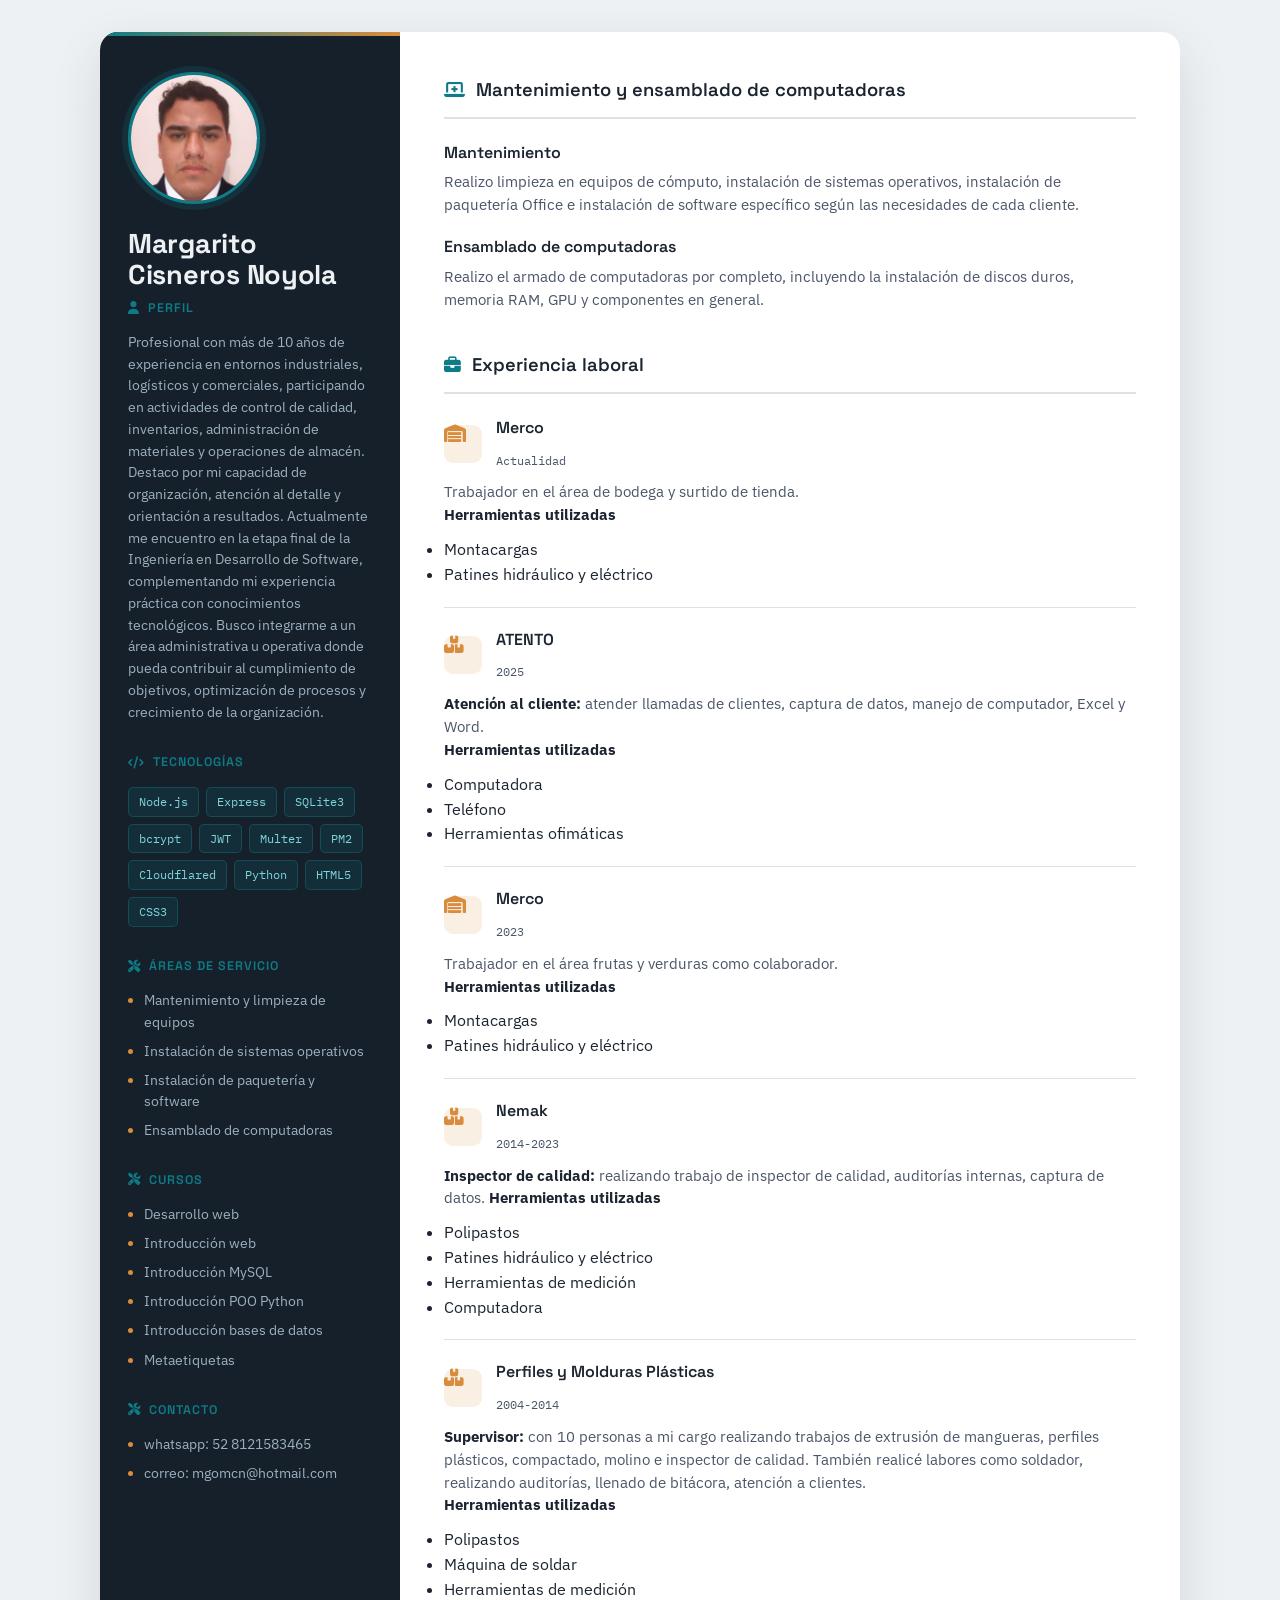
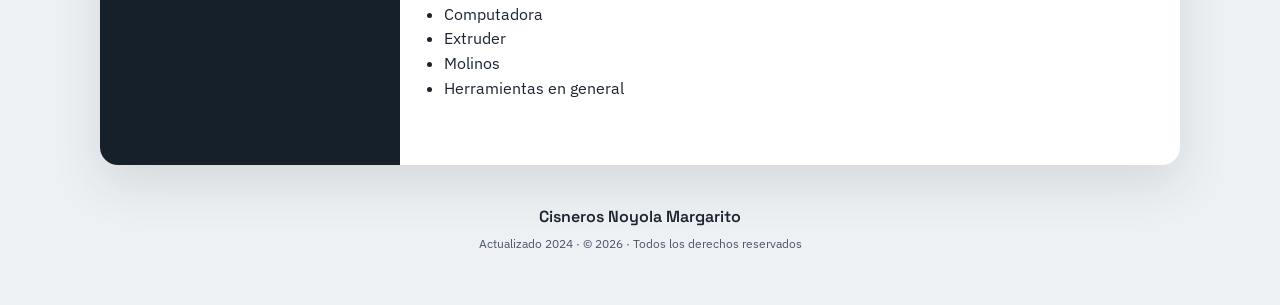
<file: index.html>
<!DOCTYPE html>
<html lang="es">
<head>
<meta charset="UTF-8">
<meta name="viewport" content="width=device-width, initial-scale=1.0">
<title>CV</title>
<link rel="stylesheet" href="styles.css">
<link rel="stylesheet" href="https://cdnjs.cloudflare.com/ajax/libs/font-awesome/6.4.0/css/all.min.css">
<link rel="preconnect" href="https://fonts.googleapis.com">
<link rel="preconnect" href="https://fonts.gstatic.com" crossorigin>
<link href="https://fonts.googleapis.com/css2?family=Space+Grotesk:wght@500;600;700&family=IBM+Plex+Sans:wght@400;500;600&family=IBM+Plex+Mono:wght@400;500&display=swap" rel="stylesheet">
</head>
<body>

  <div class="cv-shell">

    <!-- ===================== SIDEBAR ===================== -->
    <aside class="sidebar">

      <div class="photo-frame">
        <!-- Reemplaza "foto.jpg" por el nombre de tu archivo de foto -->
        <img src="photo.png" alt="Foto de perfil de Margarito Cisneros Noyola" class="profile-photo">
      </div>

      <h1 class="name">Margarito<br>Cisneros&nbsp;Noyola</h1>
      <div class="sidebar-block">
        <h2 class="sidebar-heading"><i class="fa-solid fa-user"></i> Perfil</h2>
        <p class="about-text">
          Profesional con más de 10 años de experiencia en entornos industriales, 
          logísticos y comerciales, participando en actividades de control de calidad, 
          inventarios, administración de materiales y operaciones de almacén. Destaco por mi capacidad de organización, 
          atención al detalle y orientación a resultados. Actualmente me encuentro en la etapa 
          final de la Ingeniería en Desarrollo de Software, complementando mi experiencia práctica
           con conocimientos tecnológicos. Busco integrarme a un área administrativa u operativa donde
            pueda contribuir al cumplimiento de objetivos, optimización de procesos y crecimiento de la organización.
        </p>
      </div>

      <div class="sidebar-block">
        <h2 class="sidebar-heading"><i class="fa-solid fa-code"></i> Tecnologías</h2>
        <ul class="tech-tags">
          <li>Node.js</li>
          <li>Express</li>
          <li>SQLite3</li>
          <li>bcrypt</li>
          <li>JWT</li>
          <li>Multer</li>
          <li>PM2</li>
          <li>Cloudflared</li>
          <li>Python</li>
          <li>HTML5</li>
          <li>CSS3</li>
        </ul>
      </div>

      <div class="sidebar-block">
        <h2 class="sidebar-heading"><i class="fa-solid fa-screwdriver-wrench"></i> Áreas de servicio</h2>
        <ul class="plain-list">
          <li>Mantenimiento y limpieza de equipos</li>
          <li>Instalación de sistemas operativos</li>
          <li>Instalación de paquetería y software</li>
          <li>Ensamblado de computadoras</li>
        </ul>
      </div>

      <div class="sidebar-block">
        <h2 class="sidebar-heading"><i class="fa-solid fa-screwdriver-wrench"></i>Cursos</h2>
        <ul class="plain-list">
          <li>Desarrollo web</li>
          <li>Introducción web</li>
          <li>Introducción MySQL</li>
          <li>Introducción POO Python</li>
          <li>Introducción bases de datos</li>
          <li>Metaetiquetas</li>
        </ul>
      </div>

      <div class="sidebar-block">
        <h2 class="sidebar-heading"><i class="fa-solid fa-screwdriver-wrench"></i>Contacto</h2>
        <ul class="plain-list">
          <li>whatsapp: 52 8121583465</li>
          <li>correo: mgomcn@hotmail.com</li>
        </ul>
      </div>

    </aside>

    <!-- ===================== CONTENIDO PRINCIPAL ===================== -->
    <main class="main-content">

      <!-- ---------- SERVICIO TÉCNICO ---------- -->
      <section class="section">
        <h2 class="section-title">
          <i class="fa-solid fa-laptop-medical"></i>
          Mantenimiento y ensamblado de computadoras
        </h2>

        <div class="entry">
          <h3 class="entry-title">Mantenimiento</h3>
          <p class="entry-text">
            Realizo limpieza en equipos de cómputo, instalación de sistemas operativos,
            instalación de paquetería Office e instalación de software específico según
            las necesidades de cada cliente.
          </p>
        </div>

        <div class="entry">
          <h3 class="entry-title">Ensamblado de computadoras</h3>
          <p class="entry-text">
            Realizo el armado de computadoras por completo, incluyendo la instalación
            de discos duros, memoria RAM, GPU y componentes en general.
          </p>
        </div>
      </section>
      <section class="section">
        <h2 class="section-title">
          <i class="fa-solid fa-briefcase"></i>
          Experiencia laboral
        </h2>

        <div class="job-entry">
          <div class="job-head">
            <i class="fa-solid fa-warehouse job-icon"></i>
            <div>
              <h3 class="entry-title">Merco</h3>
              <span class="job-date">Actualidad</span>
            </div>
          </div>
          <p class="entry-text">
            Trabajador en el área de bodega y surtido de tienda.<br>
            <strong>Herramientas utilizadas</strong>
                <div>
                    <ul>
                        <li>Montacargas</li>
                        <li>Patines hidráulico y eléctrico</li>
                    </ul>
                </div>
          </p>
        </div>
        <div class="job-entry">
          <div class="job-head">
            <i class="fa-solid fa-boxes-stacked job-icon"></i>
            <div>
              <h3 class="entry-title">ATENTO</h3>
              <span class="job-date">2025</span>
            </div>
          </div>
          <p class="entry-text">
            <strong>Atención al cliente: </strong> 
                    atender llamadas de clientes, captura de datos, manejo de computador, 
                    Excel y Word. <br>
            <strong>Herramientas utilizadas</strong>
                <div>
                    <ul>
                        <li>Computadora</li>
                        <li>Teléfono</li>
                        <li>Herramientas ofimáticas</li>
                    </ul>
                </div>
          </p>
        </div>

        
        <div class="job-entry">
          <div class="job-head">
            <i class="fa-solid fa-warehouse job-icon"></i>
            <div>
              <h3 class="entry-title">Merco</h3>
              <span class="job-date">2023</span>
            </div>
          </div>
          <p class="entry-text">
            Trabajador en el área frutas y verduras como colaborador. <br>
            <strong>Herramientas utilizadas</strong>
                <div>
                    <ul>
                        <li>Montacargas</li>
                        <li>Patines hidráulico y eléctrico</li>
                    </ul>
                </div>
          </p>
        </div>
        
        <div class="job-entry">
          <div class="job-head">
            <i class="fa-solid fa-boxes-stacked job-icon"></i>
            <div>
              <h3 class="entry-title">Nemak</h3>
              <span class="job-date">2014-2023</span>
            </div>
          </div>
          <p class="entry-text">
            <strong>Inspector de calidad:</strong> realizando trabajo de inspector de calidad, 
            auditorías internas, captura de datos.
            <strong>Herramientas utilizadas</strong>
                <div>
                    <ul>
                        <li>Polipastos</li>
                        <li>Patines hidráulico y eléctrico</li>
                        <li>Herramientas de medición</li>
                        <li>Computadora</li>
                    </ul>
                </div>
          </p>
        </div>

        <div class="job-entry">
          <div class="job-head">
            <i class="fa-solid fa-boxes-stacked job-icon"></i>
            <div>
              <h3 class="entry-title">Perfiles y Molduras Plásticas</h3>
              <span class="job-date">2004-2014</span>
            </div>
          </div>
          <p class="entry-text">
            <strong>Supervisor:</strong> con 10 personas a mi cargo realizando trabajos de 
            extrusión de mangueras, perfiles plásticos, compactado, molino e inspector de calidad.
            También realicé labores como soldador, realizando auditorías, llenado de bitácora, atención a clientes. <br>  
            <strong>Herramientas utilizadas</strong>
                <div>
                    <ul>
                        <li>Polipastos</li>
                        <li>Máquina de soldar</li>
                        <li>Herramientas de medición</li>
                        <li>Computadora</li>
                        <li>Extruder</li>
                        <li>Molinos</li>
                        <li>Herramientas en general</li>
                    </ul>
                </div>
          </p>
        </div>

      </section>

    </main>
  </div>

  <footer class="footer">
    <p class="footer-name">Cisneros Noyola Margarito</p>
    <p class="footer-meta">Actualizado 2024 · &copy; 2026 · Todos los derechos reservados</p>
  </footer>

</body>
</html>
</file>
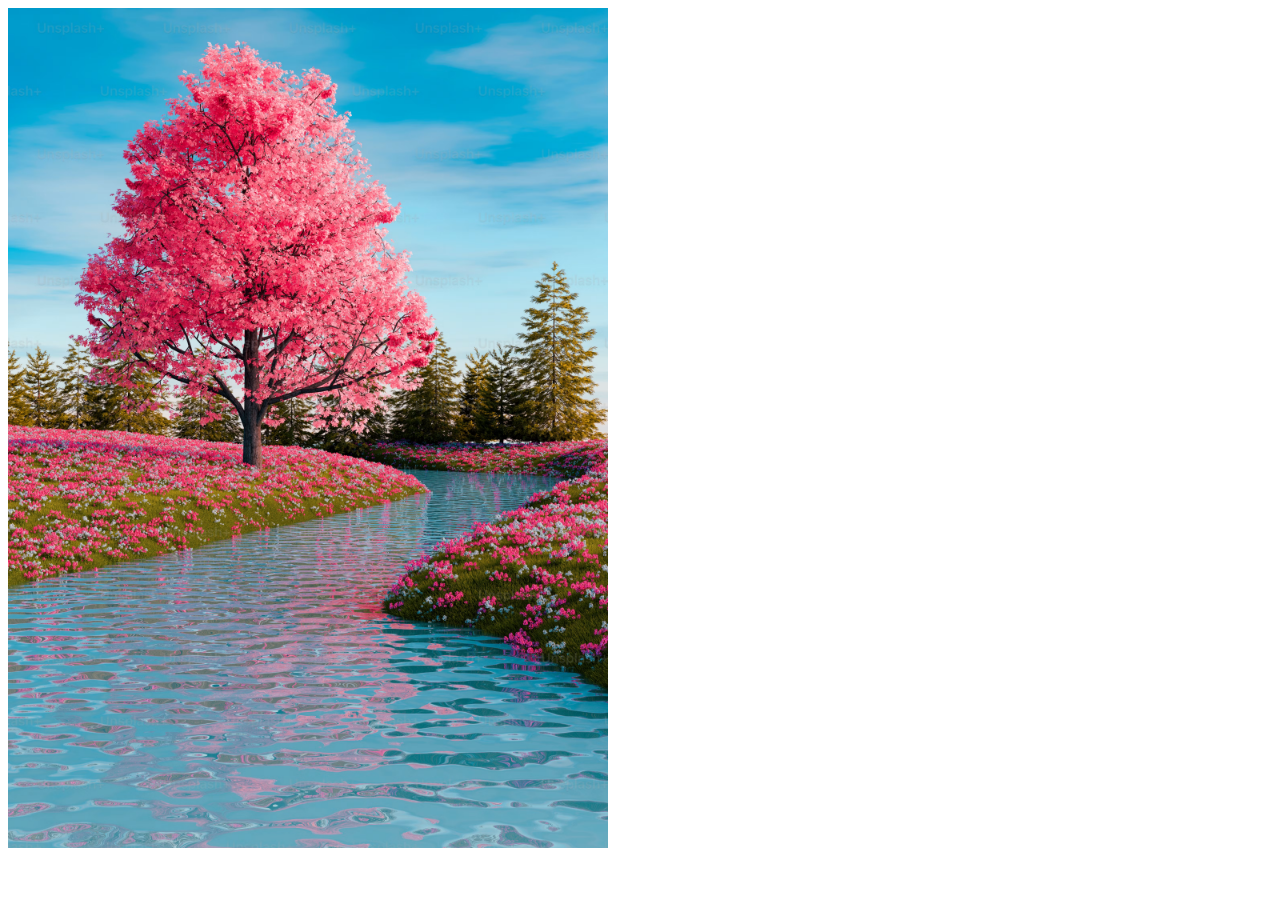
<file: curso.html>
<!DOCTYPE html>
<html lang="es">
<head>
    <meta charset="UTF-8">
    <meta name="viewport" content="width=device-width, initial-scale=1.0">
    <title>curso</title>
</head>
<body>
     <img src="paisaje.png " width="600px"> <!--como colocar una imagen width indica tamaño-->
</body>
</html>
</file>
<file: styles.css>
:root {
  --ink: #1b2430;
  --ink-soft: #4a5568;
  --paper: #eef1f4;
  --card: #ffffff;
  --line: #dde2e8;
  --teal: #0e7c86;
  --teal-dark: #0a5b63;
  --amber: #d98c3d;
  --sidebar-bg: #16202b;
  --sidebar-ink: #eef1f4;
  --sidebar-muted: #9db0bf;
  --sidebar-line: #2a3a49;
}

* {
  margin: 0;
  padding: 0;
  box-sizing: border-box;
}

body {
  background: var(--paper);
  color: var(--ink);
  font-family: 'IBM Plex Sans', 'Segoe UI', sans-serif;
  line-height: 1.55;
  padding: 32px 20px;
}

.cv-shell {
  max-width: 1080px;
  margin: 0 auto;
  display: grid;
  grid-template-columns: 300px 1fr;
  background: var(--card);
  border-radius: 18px;
  overflow: hidden;
  box-shadow: 0 18px 50px rgba(22, 32, 43, 0.12);
}

/* ===================== SIDEBAR ===================== */

.sidebar {
  background: var(--sidebar-bg);
  color: var(--sidebar-ink);
  padding: 40px 28px;
  position: relative;
}

.sidebar::before {
  content: "";
  position: absolute;
  top: 0;
  left: 0;
  right: 0;
  height: 4px;
  background: linear-gradient(90deg, var(--teal), var(--amber));
}

.photo-frame {
  width: 132px;
  height: 132px;
  border-radius: 50%;
  overflow: hidden;
  border: 3px solid var(--teal);
  box-shadow: 0 0 0 6px rgba(14, 124, 134, 0.18);
  margin-bottom: 24px;
  background: #22303e;
}

.profile-photo {
  width: 100%;
  height: 100%;
  object-fit: cover;
  display: block;
}

.name {
  font-family: 'Space Grotesk', sans-serif;
  font-size: 1.7rem;
  font-weight: 700;
  line-height: 1.15;
  letter-spacing: -0.01em;
  margin-bottom: 8px;
}

.role {
  font-size: 0.88rem;
  color: var(--sidebar-muted);
  font-weight: 500;
  margin-bottom: 32px;
  padding-bottom: 24px;
  border-bottom: 1px solid var(--sidebar-line);
}

.sidebar-block {
  margin-bottom: 30px;
}

.sidebar-heading {
  font-family: 'Space Grotesk', sans-serif;
  font-size: 0.78rem;
  font-weight: 600;
  text-transform: uppercase;
  letter-spacing: 0.08em;
  color: var(--teal);
  display: flex;
  align-items: center;
  gap: 8px;
  margin-bottom: 14px;
}

.about-text {
  font-size: 0.85rem;
  color: var(--sidebar-muted);
  line-height: 1.6;
}

.plain-list {
  list-style: none;
  font-size: 0.85rem;
  color: var(--sidebar-muted);
  display: flex;
  flex-direction: column;
  gap: 8px;
}

.plain-list li {
  position: relative;
  padding-left: 16px;
}

.plain-list li::before {
  content: "";
  position: absolute;
  left: 0;
  top: 8px;
  width: 5px;
  height: 5px;
  background: var(--amber);
  border-radius: 50%;
}

.tech-tags {
  list-style: none;
  display: flex;
  flex-wrap: wrap;
  gap: 7px;
}

.tech-tags li {
  font-family: 'IBM Plex Mono', monospace;
  font-size: 0.72rem;
  padding: 5px 10px;
  border-radius: 5px;
  background: rgba(14, 124, 134, 0.16);
  border: 1px solid rgba(14, 124, 134, 0.4);
  color: #7fd4dc;
}

/* ===================== MAIN CONTENT ===================== */

.main-content {
  padding: 44px 44px 24px;
}

.section {
  margin-bottom: 40px;
}

.section-title {
  font-family: 'Space Grotesk', sans-serif;
  font-size: 1.15rem;
  font-weight: 600;
  color: var(--ink);
  display: flex;
  align-items: center;
  gap: 11px;
  margin-bottom: 22px;
  padding-bottom: 12px;
  border-bottom: 2px solid var(--line);
}

.section-title i {
  color: var(--teal);
  font-size: 1.05rem;
}

.entry {
  margin-bottom: 18px;
}

.entry-title {
  font-family: 'Space Grotesk', sans-serif;
  font-size: 1rem;
  font-weight: 600;
  color: var(--ink);
  margin-bottom: 6px;
}

.entry-text {
  font-size: 0.92rem;
  color: var(--ink-soft);
  margin-bottom: 10px;
}

.entry-text strong {
  color: var(--ink);
}

/* Project cards */

.project-card {
  background: var(--paper);
  border: 1px solid var(--line);
  border-radius: 12px;
  padding: 22px 24px;
  margin-bottom: 18px;
}

.project-card:last-child {
  margin-bottom: 0;
}

.project-head {
  display: flex;
  align-items: flex-start;
  gap: 14px;
  margin-bottom: 12px;
}

.project-icon {
  font-size: 1.3rem;
  color: var(--teal);
  background: rgba(14, 124, 134, 0.12);
  width: 42px;
  height: 42px;
  min-width: 42px;
  border-radius: 10px;
  display: flex;
  align-items: center;
  justify-content: center;
}

.project-link {
  display: inline-flex;
  align-items: center;
  gap: 6px;
  font-family: 'IBM Plex Mono', monospace;
  font-size: 0.78rem;
  color: var(--teal-dark);
  text-decoration: none;
  margin-top: 4px;
}

.project-link:hover {
  text-decoration: underline;
}

.status-dot {
  width: 7px;
  height: 7px;
  border-radius: 50%;
  background: #2ecc71;
  box-shadow: 0 0 0 3px rgba(46, 204, 113, 0.25);
  display: inline-block;
}

.tech-tags-inline {
  margin-top: 12px;
}

.tech-tags-inline li {
  background: #fff;
  color: var(--teal-dark);
  border: 1px solid var(--line);
}

/* Job entries */

.job-entry {
  margin-bottom: 20px;
  padding-bottom: 20px;
  border-bottom: 1px solid var(--line);
}

.job-entry:last-child {
  border-bottom: none;
  margin-bottom: 0;
  padding-bottom: 0;
}

.job-head {
  display: flex;
  align-items: center;
  gap: 14px;
  margin-bottom: 10px;
}

.job-icon {
  font-size: 1.1rem;
  color: var(--amber);
  background: rgba(217, 140, 61, 0.14);
  width: 38px;
  height: 38px;
  min-width: 38px;
  border-radius: 9px;
  display: flex;
  align-items: center;
  justify-content: center;
}

.job-date {
  font-family: 'IBM Plex Mono', monospace;
  font-size: 0.76rem;
  color: var(--ink-soft);
}

/* ===================== FOOTER ===================== */

.footer {
  max-width: 1080px;
  margin: 20px auto 0;
  text-align: center;
  padding: 20px;
  color: var(--ink-soft);
}

.footer-name {
  font-family: 'Space Grotesk', sans-serif;
  font-weight: 600;
  color: var(--ink);
  margin-bottom: 4px;
}

.footer-meta {
  font-size: 0.78rem;
}

/* ===================== RESPONSIVE ===================== */

@media (max-width: 820px) {
  .cv-shell {
    grid-template-columns: 1fr;
  }

  .sidebar {
    padding: 32px 24px;
  }

  .main-content {
    padding: 32px 24px;
  }
}

@media (max-width: 480px) {
  body {
    padding: 12px;
  }

  .photo-frame {
    width: 100px;
    height: 100px;
  }

  .name {
    font-size: 1.4rem;
  }
}
</file>
